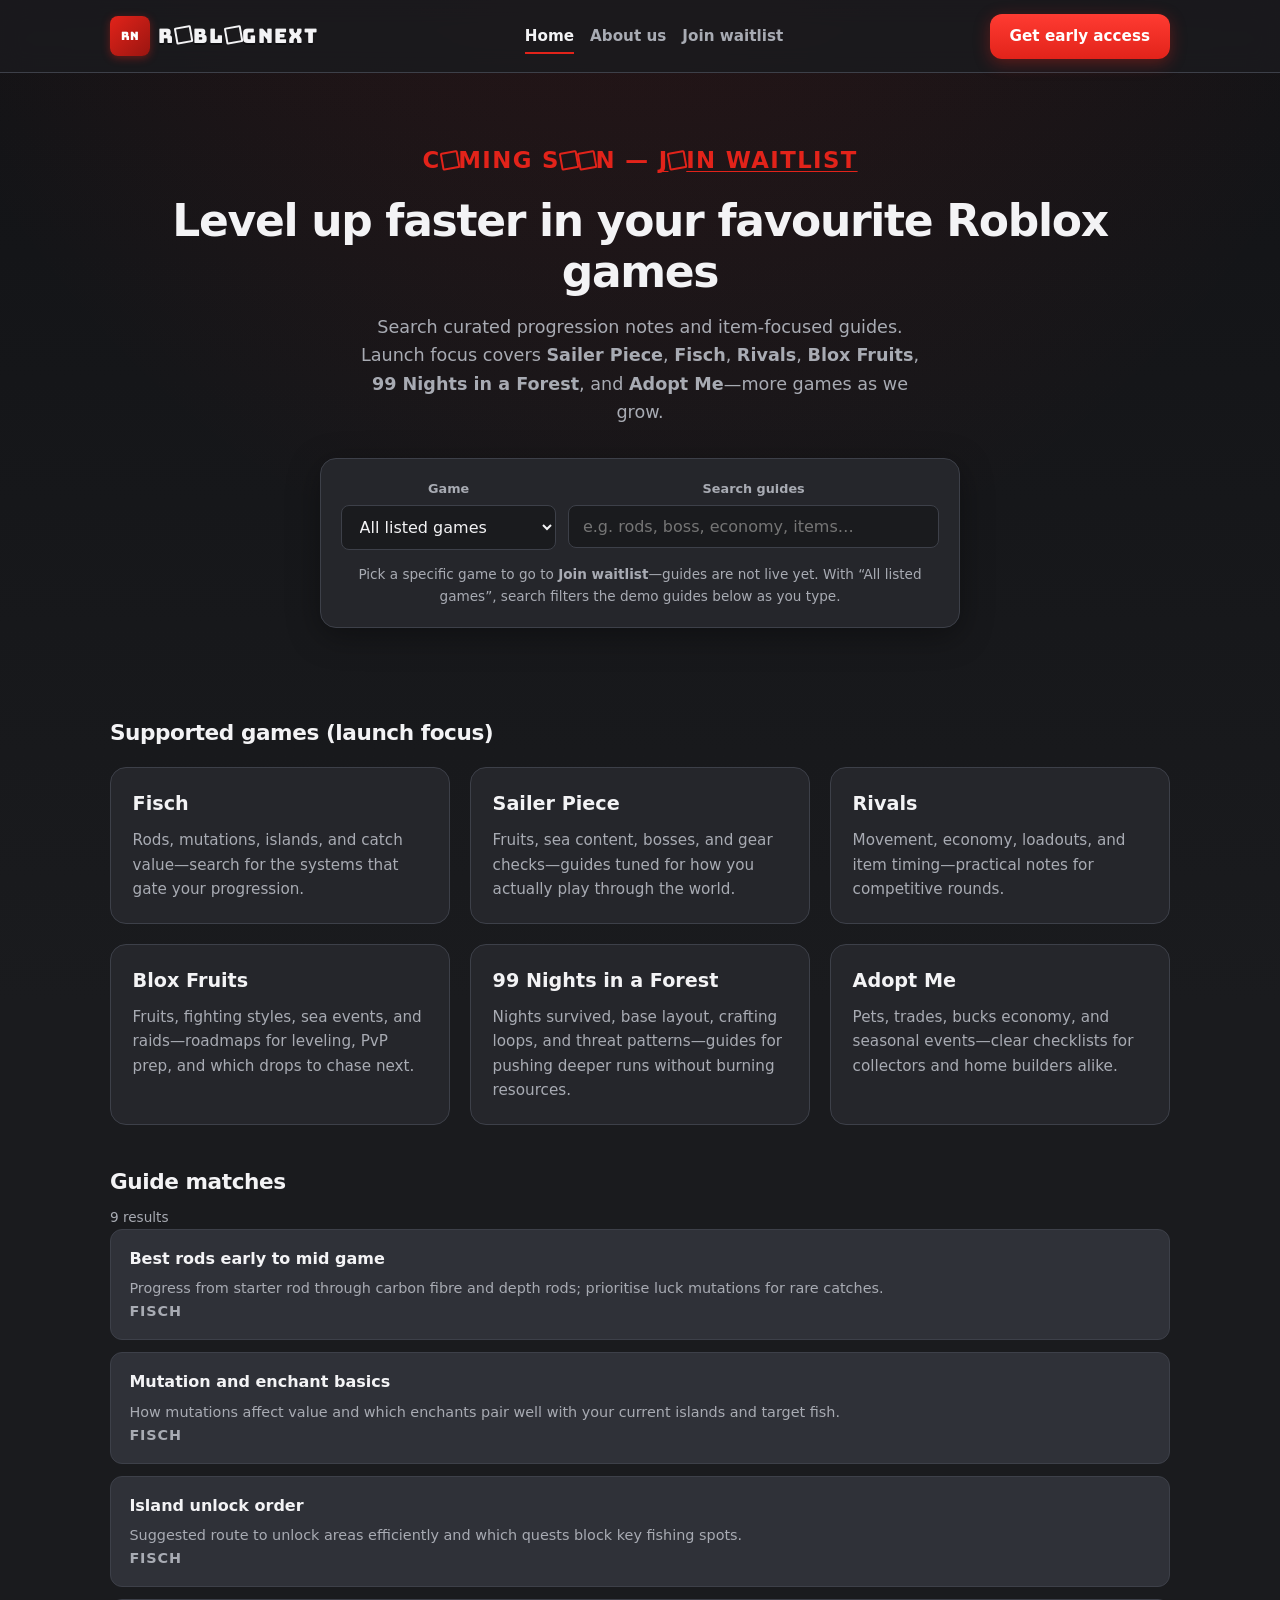
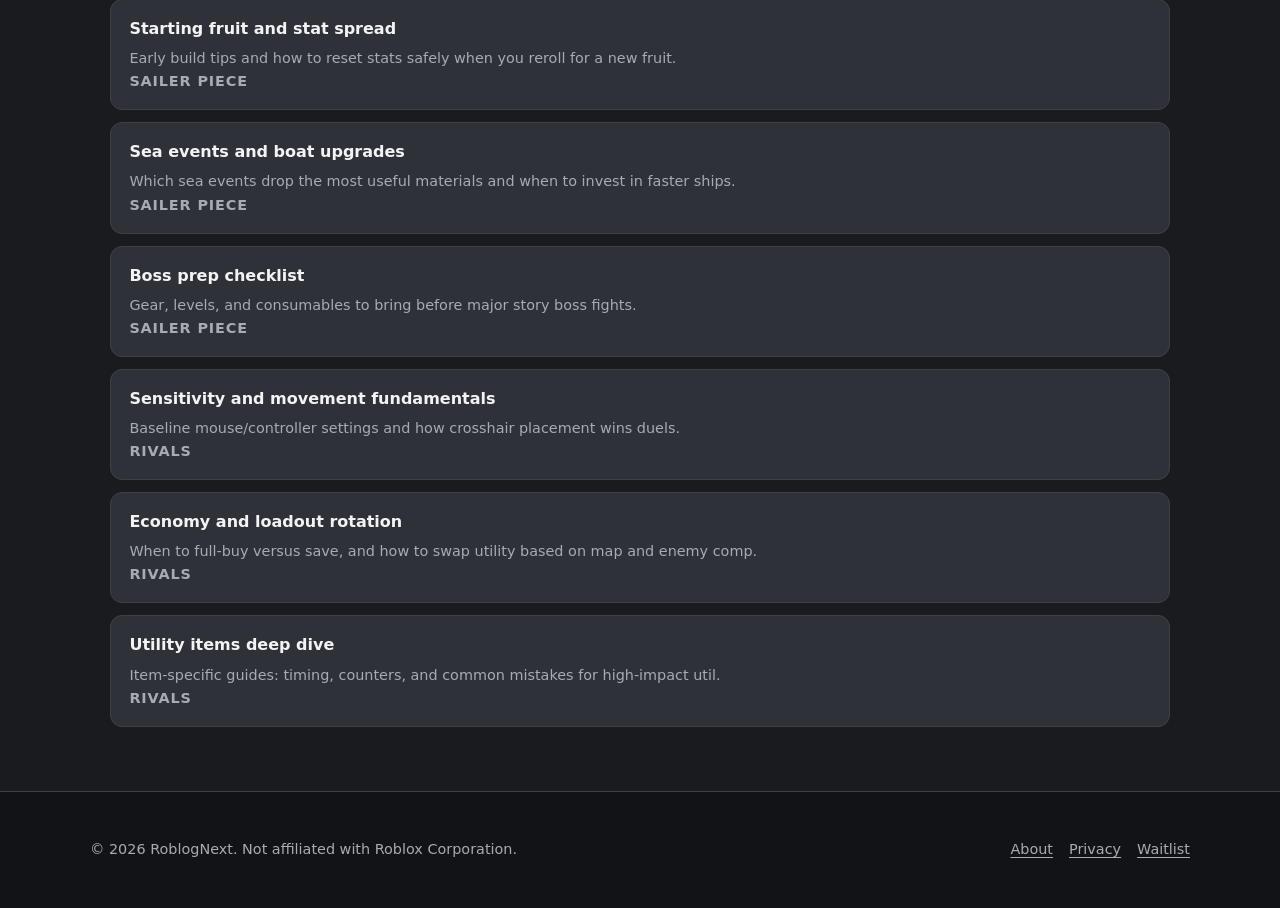
<file: index.html>
<!DOCTYPE html>
<html lang="en">
  <head>
    <meta charset="utf-8" />
    <meta name="viewport" content="width=device-width, initial-scale=1" />
    <meta
      name="description"
      content="RoblogNext helps Roblox players find progression tips and item guides for Fisch, Sailer Piece, Rivals, and more."
    />
    <title>RoblogNext — Roblox guides &amp; progression search</title>
    <link rel="preconnect" href="https://fonts.googleapis.com" />
    <link rel="preconnect" href="https://fonts.gstatic.com" crossorigin />
    <link
      href="https://fonts.googleapis.com/css2?family=Bungee&display=swap"
      rel="stylesheet"
    />
    <link rel="stylesheet" href="css/styles.css" />
  </head>
  <body>
    <a class="skip-link" href="#main">Skip to content</a>
    <header class="site-header">
      <div class="header-inner">
        <a class="logo" href="index.html">
          <span class="logo-mark" aria-hidden="true">RN</span>
          <span class="logo-text logo-wordmark">R<span class="rbx-o">O</span>BL<span class="rbx-o">O</span>GNEXT</span>
        </a>
        <nav class="nav-main" aria-label="Primary">
          <a href="index.html" aria-current="page">Home</a>
          <a href="about.html">About us</a>
          <a href="waitlist.html">Join waitlist</a>
        </nav>
        <a class="btn btn-primary" href="waitlist.html">Get early access</a>
      </div>
    </header>

    <main id="main">
      <section class="hero" aria-labelledby="hero-heading">
        <p class="hero-coming-soon">
          C<span class="rbx-o">O</span>ming s<span class="rbx-o">O</span><span class="rbx-o">O</span>n — <a href="waitlist.html">j<span class="rbx-o">O</span>in waitlist</a>
        </p>
        <h1 id="hero-heading">Level up faster in your favourite Roblox games</h1>
        <p class="hero-lead">
          Search curated progression notes and item-focused guides. Launch focus covers
          <strong>Sailer Piece</strong>, <strong>Fisch</strong>, <strong>Rivals</strong>,
          <strong>Blox Fruits</strong>, <strong>99 Nights in a Forest</strong>, and
          <strong>Adopt Me</strong>—more games as we grow.
        </p>

        <div class="search-panel">
          <div class="search-row">
            <div class="select-wrap">
              <label for="search-game">Game</label>
              <select id="search-game" name="game" aria-describedby="search-hint">
                <option value="">All listed games</option>
                <option value="Fisch">Fisch</option>
                <option value="Sailer Piece">Sailer Piece</option>
                <option value="Rivals">Rivals</option>
                <option value="Blox Fruits">Blox Fruits</option>
                <option value="99 Nights in a Forest">99 Nights in a Forest</option>
                <option value="Adopt Me">Adopt Me</option>
              </select>
            </div>
            <div class="input-wrap flex-grow">
              <label for="search-query">Search guides</label>
              <input
                id="search-query"
                name="q"
                type="search"
                autocomplete="off"
                placeholder="e.g. rods, boss, economy, items…"
                aria-describedby="search-hint"
              />
            </div>
          </div>
          <p id="search-hint" class="search-hint">
            Pick a specific game to go to <strong>Join waitlist</strong>—guides are not
            live yet. With &ldquo;All listed games&rdquo;, search filters the demo guides
            below as you type.
          </p>
        </div>
      </section>

      <section aria-labelledby="games-heading">
        <h2 id="games-heading" class="section-title">Supported games (launch focus)</h2>
        <div class="games-grid">
          <article class="game-card">
            <h3>Fisch</h3>
            <p>
              Rods, mutations, islands, and catch value—search for the systems that gate
              your progression.
            </p>
          </article>
          <article class="game-card">
            <h3>Sailer Piece</h3>
            <p>
              Fruits, sea content, bosses, and gear checks—guides tuned for how you
              actually play through the world.
            </p>
          </article>
          <article class="game-card">
            <h3>Rivals</h3>
            <p>
              Movement, economy, loadouts, and item timing—practical notes for
              competitive rounds.
            </p>
          </article>
          <article class="game-card">
            <h3>Blox Fruits</h3>
            <p>
              Fruits, fighting styles, sea events, and raids—roadmaps for leveling,
              PvP prep, and which drops to chase next.
            </p>
          </article>
          <article class="game-card">
            <h3>99 Nights in a Forest</h3>
            <p>
              Nights survived, base layout, crafting loops, and threat patterns—guides
              for pushing deeper runs without burning resources.
            </p>
          </article>
          <article class="game-card">
            <h3>Adopt Me</h3>
            <p>
              Pets, trades, bucks economy, and seasonal events—clear checklists for
              collectors and home builders alike.
            </p>
          </article>
        </div>
      </section>

      <section class="results-region" aria-labelledby="results-heading">
        <h2 id="results-heading" class="section-title">Guide matches</h2>
        <p id="search-status" class="search-hint" style="margin-top: -0.5rem"></p>
        <div id="search-results"></div>
      </section>
    </main>

    <footer class="site-footer">
      <div class="footer-inner">
        <p>© <span id="year"></span> RoblogNext. Not affiliated with Roblox Corporation.</p>
        <div class="footer-links">
          <a href="about.html">About</a>
          <a href="privacy.html">Privacy</a>
          <a href="waitlist.html">Waitlist</a>
        </div>
      </div>
    </footer>

    <script>
      document.getElementById("year").textContent = new Date().getFullYear();
    </script>
    <script src="js/guides-data.js"></script>
    <script src="js/search.js"></script>
    <script src="js/home-game-redirect.js"></script>
  </body>
</html>
</file>
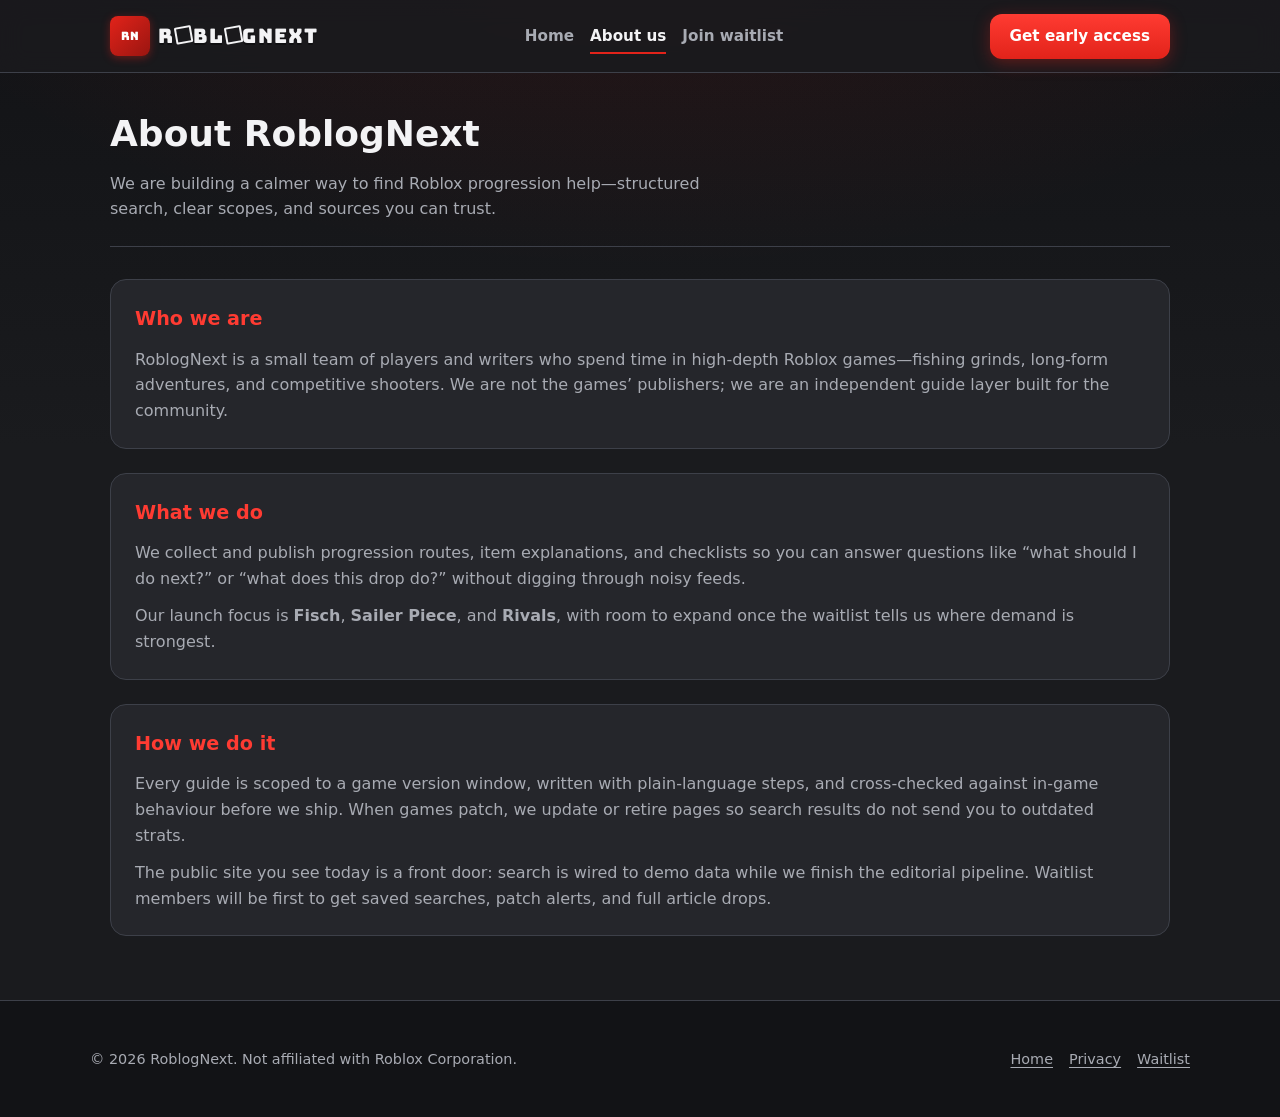
<file: about.html>
<!DOCTYPE html>
<html lang="en">
  <head>
    <meta charset="utf-8" />
    <meta name="viewport" content="width=device-width, initial-scale=1" />
    <meta
      name="description"
      content="Who RoblogNext is, what we build for Roblox players, and how we ship trustworthy guides."
    />
    <title>About us — RoblogNext</title>
    <link rel="preconnect" href="https://fonts.googleapis.com" />
    <link rel="preconnect" href="https://fonts.gstatic.com" crossorigin />
    <link
      href="https://fonts.googleapis.com/css2?family=Bungee&display=swap"
      rel="stylesheet"
    />
    <link rel="stylesheet" href="css/styles.css" />
  </head>
  <body>
    <a class="skip-link" href="#main">Skip to content</a>
    <header class="site-header">
      <div class="header-inner">
        <a class="logo" href="index.html">
          <span class="logo-mark" aria-hidden="true">RN</span>
          <span class="logo-text logo-wordmark">R<span class="rbx-o">O</span>BL<span class="rbx-o">O</span>GNEXT</span>
        </a>
        <nav class="nav-main" aria-label="Primary">
          <a href="index.html">Home</a>
          <a href="about.html" aria-current="page">About us</a>
          <a href="waitlist.html">Join waitlist</a>
        </nav>
        <a class="btn btn-primary" href="waitlist.html">Get early access</a>
      </div>
    </header>

    <main id="main">
      <header class="page-hero">
        <h1>About RoblogNext</h1>
        <p style="margin: 0; color: var(--rbx-text-muted); max-width: 40rem">
          We are building a calmer way to find Roblox progression help—structured
          search, clear scopes, and sources you can trust.
        </p>
      </header>

      <div class="about-blocks">
        <section class="about-block" aria-labelledby="who-heading">
          <h2 id="who-heading">Who we are</h2>
          <p>
            RoblogNext is a small team of players and writers who spend time in high-depth
            Roblox games—fishing grinds, long-form adventures, and competitive
            shooters. We are not the games’ publishers; we are an independent guide
            layer built for the community.
          </p>
        </section>

        <section class="about-block" aria-labelledby="what-heading">
          <h2 id="what-heading">What we do</h2>
          <p>
            We collect and publish progression routes, item explanations, and
            checklists so you can answer questions like “what should I do next?” or
            “what does this drop do?” without digging through noisy feeds.
          </p>
          <p>
            Our launch focus is <strong>Fisch</strong>, <strong>Sailer Piece</strong>,
            and <strong>Rivals</strong>, with room to expand once the waitlist tells us
            where demand is strongest.
          </p>
        </section>

        <section class="about-block" aria-labelledby="how-heading">
          <h2 id="how-heading">How we do it</h2>
          <p>
            Every guide is scoped to a game version window, written with plain-language
            steps, and cross-checked against in-game behaviour before we ship. When
            games patch, we update or retire pages so search results do not send you
            to outdated strats.
          </p>
          <p>
            The public site you see today is a front door: search is wired to demo
            data while we finish the editorial pipeline. Waitlist members will be first
            to get saved searches, patch alerts, and full article drops.
          </p>
        </section>
      </div>
    </main>

    <footer class="site-footer">
      <div class="footer-inner">
        <p>© <span id="year"></span> RoblogNext. Not affiliated with Roblox Corporation.</p>
        <div class="footer-links">
          <a href="index.html">Home</a>
          <a href="privacy.html">Privacy</a>
          <a href="waitlist.html">Waitlist</a>
        </div>
      </div>
    </footer>

    <script>
      document.getElementById("year").textContent = new Date().getFullYear();
    </script>
  </body>
</html>
</file>
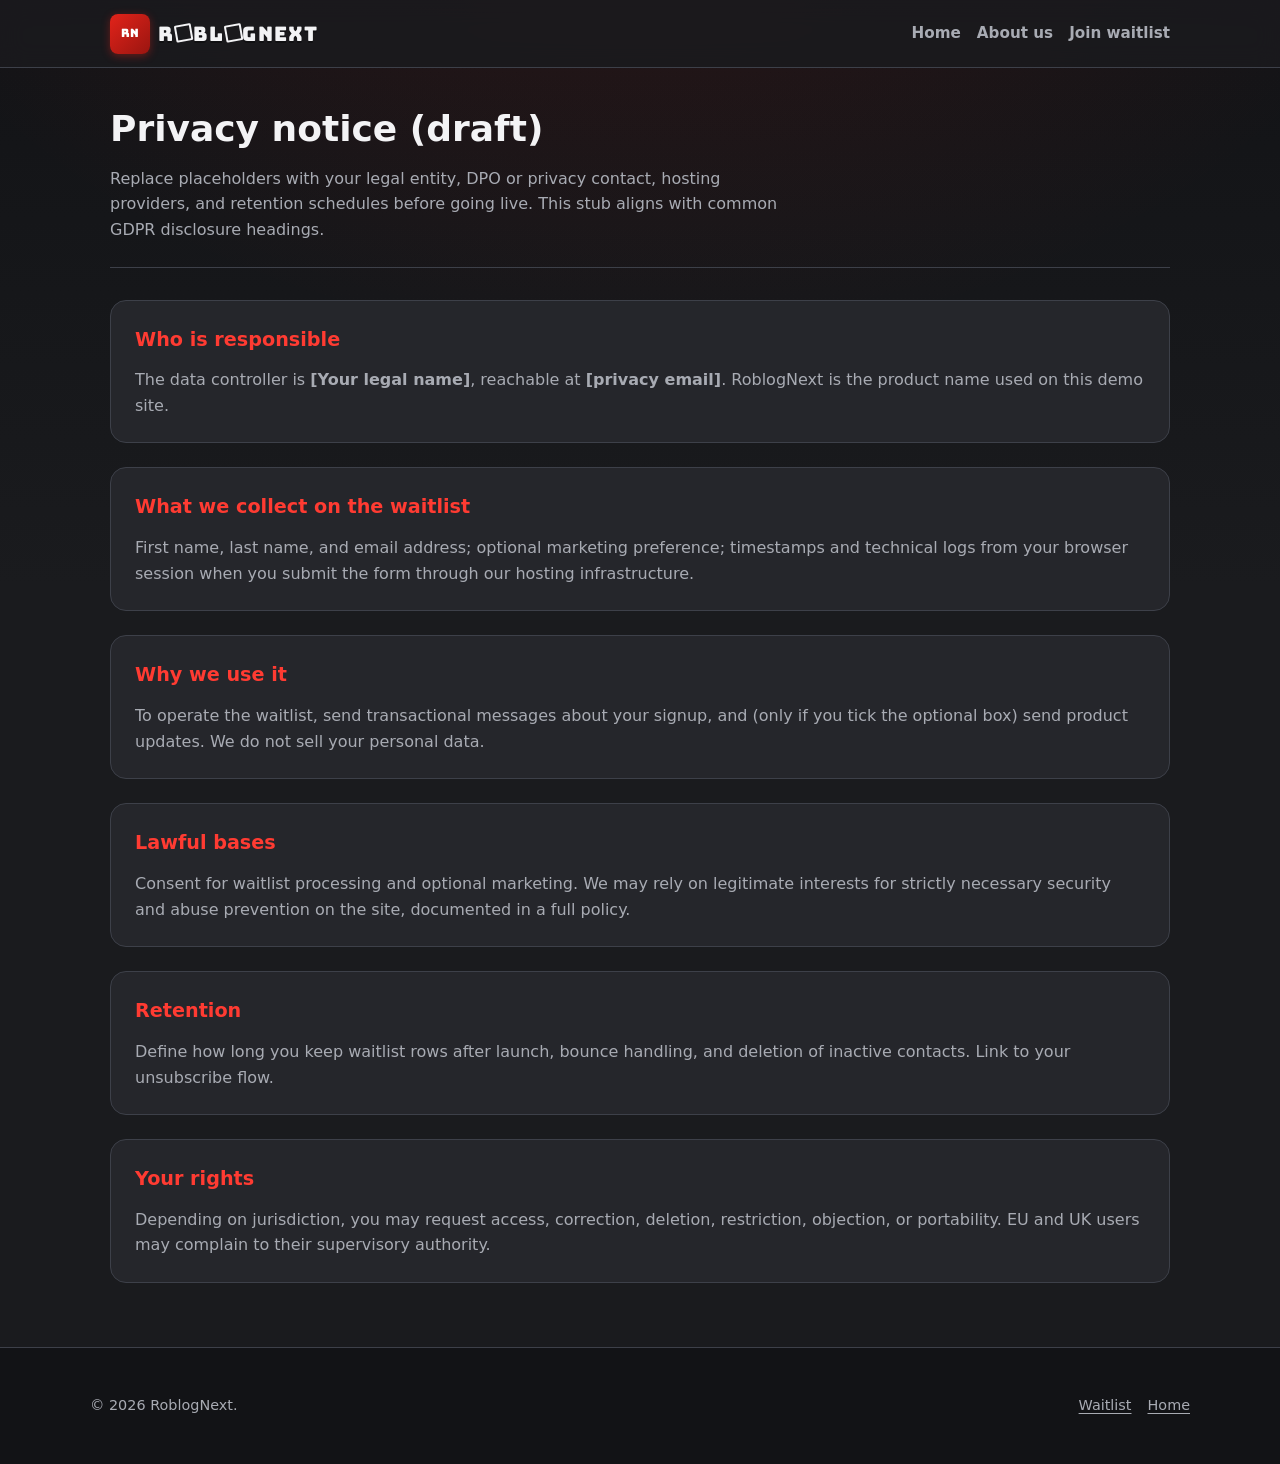
<file: privacy.html>
<!DOCTYPE html>
<html lang="en">
  <head>
    <meta charset="utf-8" />
    <meta name="viewport" content="width=device-width, initial-scale=1" />
    <meta name="description" content="Privacy notice for RoblogNext waitlist and website." />
    <title>Privacy — RoblogNext</title>
    <link rel="preconnect" href="https://fonts.googleapis.com" />
    <link rel="preconnect" href="https://fonts.gstatic.com" crossorigin />
    <link
      href="https://fonts.googleapis.com/css2?family=Bungee&display=swap"
      rel="stylesheet"
    />
    <link rel="stylesheet" href="css/styles.css" />
  </head>
  <body>
    <a class="skip-link" href="#main">Skip to content</a>
    <header class="site-header">
      <div class="header-inner">
        <a class="logo" href="index.html">
          <span class="logo-mark" aria-hidden="true">RN</span>
          <span class="logo-text logo-wordmark">R<span class="rbx-o">O</span>BL<span class="rbx-o">O</span>GNEXT</span>
        </a>
        <nav class="nav-main" aria-label="Primary">
          <a href="index.html">Home</a>
          <a href="about.html">About us</a>
          <a href="waitlist.html">Join waitlist</a>
        </nav>
      </div>
    </header>

    <main id="main">
      <header class="page-hero">
        <h1>Privacy notice (draft)</h1>
        <p style="margin: 0; color: var(--rbx-text-muted); max-width: 42rem">
          Replace placeholders with your legal entity, DPO or privacy contact, hosting
          providers, and retention schedules before going live. This stub aligns with
          common GDPR disclosure headings.
        </p>
      </header>

      <div class="about-blocks">
        <section class="about-block">
          <h2>Who is responsible</h2>
          <p>
            The data controller is <strong>[Your legal name]</strong>, reachable at
            <strong>[privacy email]</strong>. RoblogNext is the product name used on this
            demo site.
          </p>
        </section>
        <section class="about-block">
          <h2>What we collect on the waitlist</h2>
          <p>
            First name, last name, and email address; optional marketing preference;
            timestamps and technical logs from your browser session when you submit the
            form through our hosting infrastructure.
          </p>
        </section>
        <section class="about-block">
          <h2>Why we use it</h2>
          <p>
            To operate the waitlist, send transactional messages about your signup, and
            (only if you tick the optional box) send product updates. We do not sell your
            personal data.
          </p>
        </section>
        <section class="about-block">
          <h2>Lawful bases</h2>
          <p>
            Consent for waitlist processing and optional marketing. We may rely on
            legitimate interests for strictly necessary security and abuse prevention on
            the site, documented in a full policy.
          </p>
        </section>
        <section class="about-block">
          <h2>Retention</h2>
          <p>
            Define how long you keep waitlist rows after launch, bounce handling, and
            deletion of inactive contacts. Link to your unsubscribe flow.
          </p>
        </section>
        <section class="about-block">
          <h2>Your rights</h2>
          <p>
            Depending on jurisdiction, you may request access, correction, deletion,
            restriction, objection, or portability. EU and UK users may complain to their
            supervisory authority.
          </p>
        </section>
      </div>
    </main>

    <footer class="site-footer">
      <div class="footer-inner">
        <p>© <span id="year"></span> RoblogNext.</p>
        <div class="footer-links">
          <a href="waitlist.html">Waitlist</a>
          <a href="index.html">Home</a>
        </div>
      </div>
    </footer>
    <script>
      document.getElementById("year").textContent = new Date().getFullYear();
    </script>
  </body>
</html>
</file>
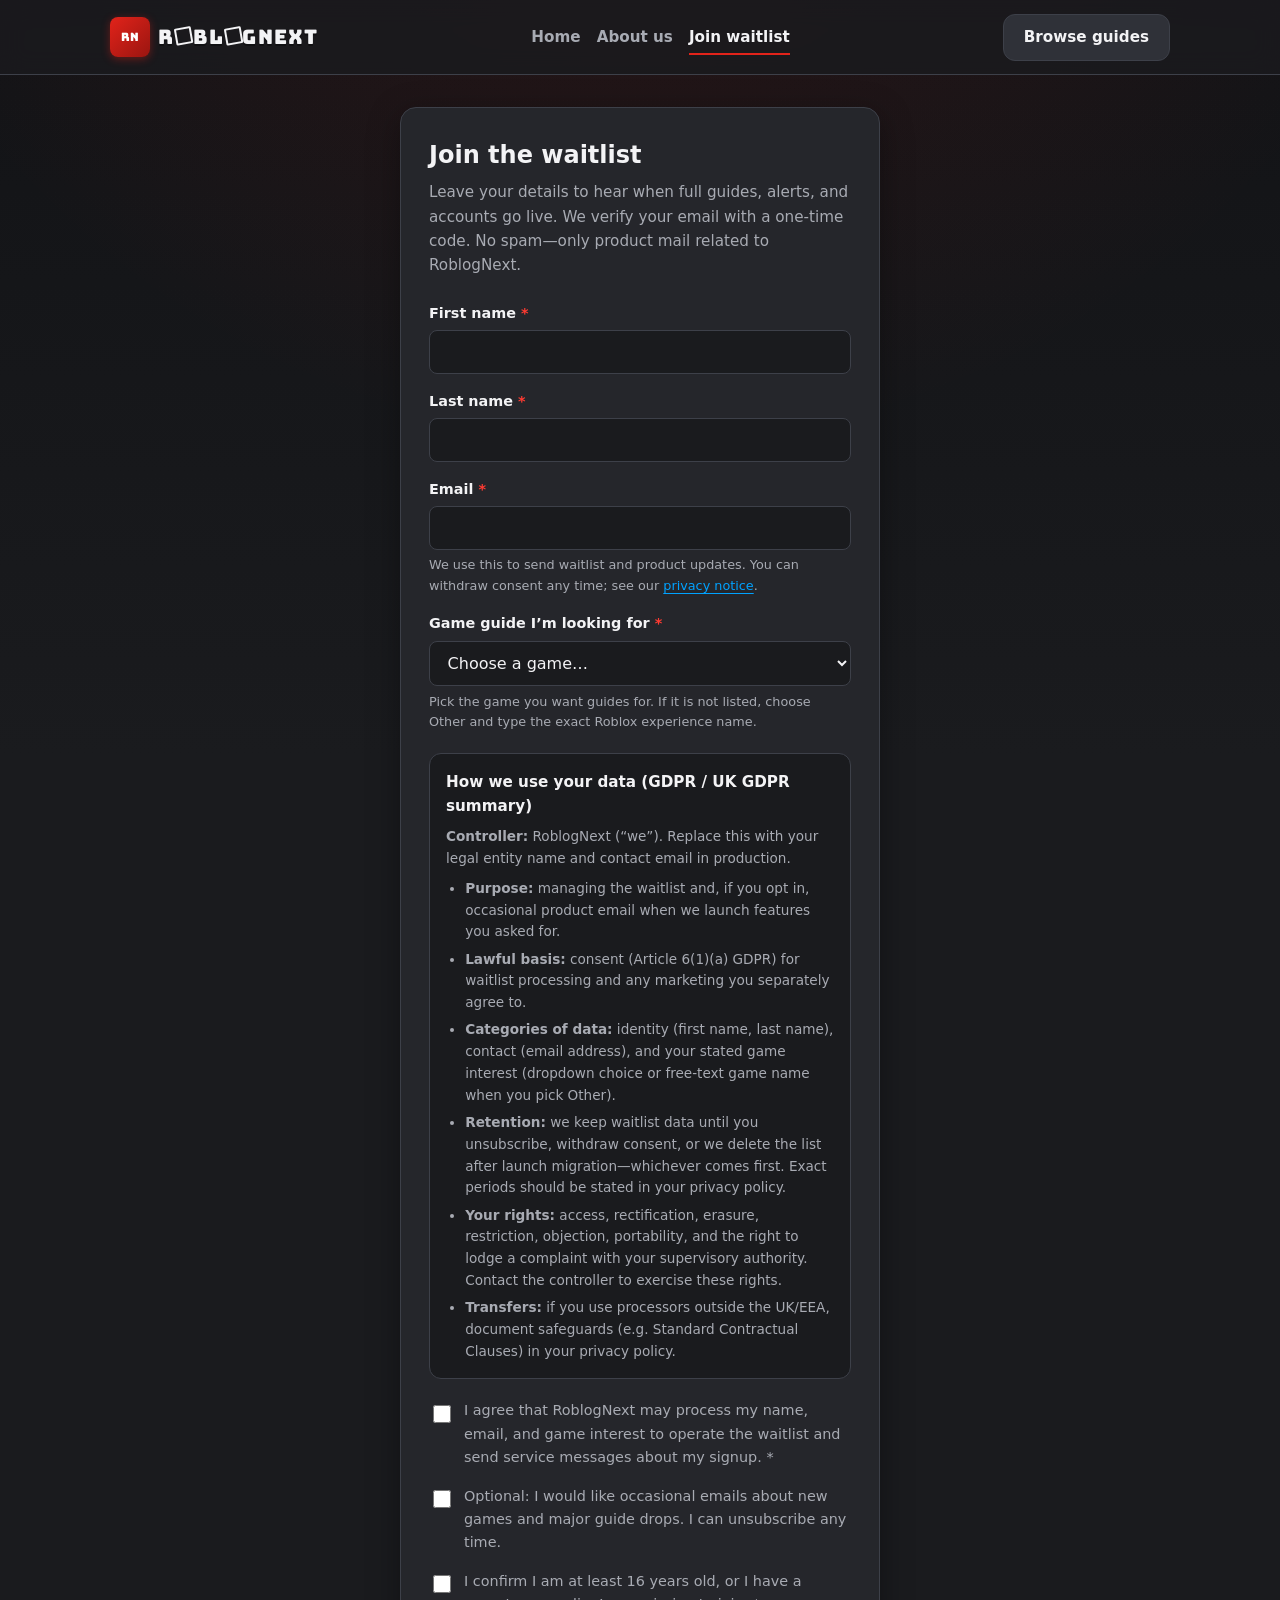
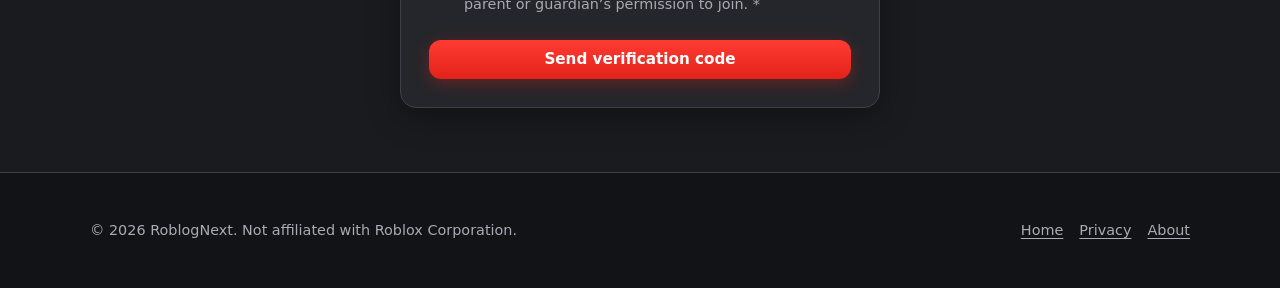
<file: waitlist.html>
<!DOCTYPE html>
<html lang="en">
  <head>
    <meta charset="utf-8" />
    <meta name="viewport" content="width=device-width, initial-scale=1" />
    <meta
      name="description"
      content="Join the RoblogNext waitlist for Roblox guides. GDPR-friendly signup with clear consent."
    />
    <title>Join waitlist — RoblogNext</title>
    <link rel="preconnect" href="https://fonts.googleapis.com" />
    <link rel="preconnect" href="https://fonts.gstatic.com" crossorigin />
    <link
      href="https://fonts.googleapis.com/css2?family=Bungee&display=swap"
      rel="stylesheet"
    />
    <link rel="stylesheet" href="css/styles.css" />
  </head>
  <body>
    <a class="skip-link" href="#main">Skip to content</a>
    <header class="site-header">
      <div class="header-inner">
        <a class="logo" href="index.html">
          <span class="logo-mark" aria-hidden="true">RN</span>
          <span class="logo-text logo-wordmark">R<span class="rbx-o">O</span>BL<span class="rbx-o">O</span>GNEXT</span>
        </a>
        <nav class="nav-main" aria-label="Primary">
          <a href="index.html">Home</a>
          <a href="about.html">About us</a>
          <a href="waitlist.html" aria-current="page">Join waitlist</a>
        </nav>
        <a class="btn btn-secondary" href="index.html">Browse guides</a>
      </div>
    </header>

    <main id="main" class="form-page">
      <div class="form-card">
        <h1>Join the waitlist</h1>
        <p id="waitlist-subtitle" class="subtitle">
          Leave your details to hear when full guides, alerts, and accounts go live. We
          verify your email with a one-time code. No spam—only product mail related to
          RoblogNext.
        </p>

        <div
          id="notice-duplicate"
          class="banner-notice banner-notice--warn"
          tabindex="-1"
          role="status"
          aria-live="polite"
        >
          You have already subscribed to the waitlist, and will be notified about the
          launch soon.
        </div>

        <div
          id="form-success"
          class="form-success"
          tabindex="-1"
          role="status"
          aria-live="polite"
        >
          You have joined the waitlist, and will be notified about the launch soon.
        </div>

        <form id="waitlist-form" class="waitlist-step-form" novalidate>
          <div class="form-row">
            <label for="firstName">First name <span class="req" aria-hidden="true">*</span></label>
            <input
              id="firstName"
              name="firstName"
              type="text"
              autocomplete="given-name"
              required
              maxlength="80"
            />
          </div>
          <div class="form-row">
            <label for="lastName">Last name <span class="req" aria-hidden="true">*</span></label>
            <input
              id="lastName"
              name="lastName"
              type="text"
              autocomplete="family-name"
              required
              maxlength="80"
            />
            <p id="err-required" class="form-error" role="alert">
              First name and last name are required.
            </p>
          </div>
          <div class="form-row">
            <label for="email">Email <span class="req" aria-hidden="true">*</span></label>
            <input
              id="email"
              name="email"
              type="email"
              autocomplete="email"
              inputmode="email"
              required
              maxlength="254"
              aria-describedby="email-hint"
            />
            <p id="email-hint" class="field-hint">
              We use this to send waitlist and product updates. You can withdraw consent
              any time; see our <a href="privacy.html">privacy notice</a>.
            </p>
            <p id="err-email" class="form-error" role="alert">Enter a valid email address.</p>
          </div>

          <div class="form-row">
            <label for="gameGuide">Game guide I&rsquo;m looking for <span class="req" aria-hidden="true">*</span></label>
            <select id="gameGuide" name="gameGuide" required aria-describedby="game-guide-hint">
              <option value="">Choose a game…</option>
              <option value="Fisch">Fisch</option>
              <option value="Sailer Piece">Sailer Piece</option>
              <option value="Rivals">Rivals</option>
              <option value="Blox Fruits">Blox Fruits</option>
              <option value="99 Nights in a Forest">99 Nights in a Forest</option>
              <option value="Adopt Me">Adopt Me</option>
              <option value="other">Other (Roblox game)</option>
            </select>
            <p id="game-guide-hint" class="field-hint">
              Pick the game you want guides for. If it is not listed, choose Other and type the exact Roblox experience name.
            </p>
            <p id="err-game" class="form-error" role="alert">Please choose a game from the list.</p>
          </div>

          <div id="game-other-wrap" class="form-row" hidden>
            <label for="gameOther">Roblox game name <span class="req" aria-hidden="true">*</span></label>
            <input
              id="gameOther"
              name="gameOther"
              type="text"
              autocomplete="off"
              maxlength="120"
              placeholder="e.g. Blox Fruits"
              aria-describedby="game-other-hint"
            />
            <p id="game-other-hint" class="field-hint">
              Use the name as it appears on Roblox so we can match demand to the right experiences.
            </p>
            <p id="err-game-other" class="form-error" role="alert">
              Please enter the Roblox game name when you select Other.
            </p>
          </div>

          <div class="gdpr-box">
            <h3>How we use your data (GDPR / UK GDPR summary)</h3>
            <p style="margin: 0 0 0.5rem">
              <strong>Controller:</strong> RoblogNext (&ldquo;we&rdquo;). Replace this with
              your legal entity name and contact email in production.
            </p>
            <ul>
              <li>
                <strong>Purpose:</strong> managing the waitlist and, if you opt in,
                occasional product email when we launch features you asked for.
              </li>
              <li>
                <strong>Lawful basis:</strong> consent (Article 6(1)(a) GDPR) for
                waitlist processing and any marketing you separately agree to.
              </li>
              <li>
                <strong>Categories of data:</strong> identity (first name, last name),
                contact (email address), and your stated game interest (dropdown choice
                or free-text game name when you pick Other).
              </li>
              <li>
                <strong>Retention:</strong> we keep waitlist data until you unsubscribe,
                withdraw consent, or we delete the list after launch migration—whichever
                comes first. Exact periods should be stated in your privacy policy.
              </li>
              <li>
                <strong>Your rights:</strong> access, rectification, erasure,
                restriction, objection, portability, and the right to lodge a complaint
                with your supervisory authority. Contact the controller to exercise these
                rights.
              </li>
              <li>
                <strong>Transfers:</strong> if you use processors outside the UK/EEA,
                document safeguards (e.g. Standard Contractual Clauses) in your privacy
                policy.
              </li>
            </ul>
          </div>

          <div class="checkbox-row">
            <input
              type="checkbox"
              id="consentProcessing"
              name="consentProcessing"
              required
            />
            <label for="consentProcessing">
              I agree that RoblogNext may process my name, email, and game interest to operate
              the waitlist and send service messages about my signup.
              <span class="req">*</span>
            </label>
          </div>

          <div class="checkbox-row">
            <input type="checkbox" id="marketingOptIn" name="marketingOptIn" />
            <label for="marketingOptIn">
              Optional: I would like occasional emails about new games and major guide
              drops. I can unsubscribe any time.
            </label>
          </div>

          <div class="checkbox-row">
            <input type="checkbox" id="confirmAge" name="confirmAge" required />
            <label for="confirmAge">
              I confirm I am at least 16 years old, or I have a parent or guardian’s
              permission to join. <span class="req">*</span>
            </label>
          </div>

          <p id="err-gdpr" class="form-error" role="alert">
            Please tick the required boxes to continue.
          </p>

          <p id="err-send" class="form-error" role="alert">
            Could not send the verification code. Try again or check your connection.
          </p>

          <button type="submit" class="btn btn-primary btn-block" id="btn-send-code">
            Send verification code
          </button>
        </form>

        <div id="waitlist-step-otp" class="waitlist-step" hidden>
          <div id="demo-otp-banner" class="demo-otp-banner">
            <strong>Demo mode:</strong> email delivery is not connected. Your one-time code
            is: <code id="demo-otp-code" class="otp-code"></code>
            <span class="demo-otp-banner__hint">
              In production, set <code>RoblogNextWaitlistConfig.requestOtpUrl</code> to your
              API that sends the code by email.
            </span>
          </div>
          <h2 class="waitlist-step__title">Enter verification code</h2>
          <p class="waitlist-step__lead">
            We sent a 6-digit code to
            <strong id="otp-email-display"></strong>. Enter it below to confirm your
            email.
          </p>
          <div class="form-row">
            <label for="otp-input">One-time code</label>
            <input
              id="otp-input"
              name="otp"
              type="text"
              inputmode="numeric"
              autocomplete="one-time-code"
              maxlength="6"
              pattern="[0-9]{6}"
              placeholder="000000"
              aria-describedby="otp-hint"
            />
            <p id="otp-hint" class="field-hint">The code expires in 10 minutes.</p>
            <p id="err-otp" class="form-error" role="alert">That code is incorrect or expired.</p>
          </div>
          <button type="button" class="btn btn-primary btn-block" id="btn-verify-otp">
            Verify and join waitlist
          </button>
          <button type="button" class="btn btn-secondary btn-block" id="btn-resend-otp">
            Resend code
          </button>
          <button type="button" class="btn btn-secondary btn-block" id="btn-back-form">
            Edit details
          </button>
        </div>
      </div>
    </main>

    <footer class="site-footer">
      <div class="footer-inner">
        <p>© <span id="year"></span> RoblogNext. Not affiliated with Roblox Corporation.</p>
        <div class="footer-links">
          <a href="index.html">Home</a>
          <a href="privacy.html">Privacy</a>
          <a href="about.html">About</a>
        </div>
      </div>
    </footer>

    <script>
      document.getElementById("year").textContent = new Date().getFullYear();
    </script>
    <script src="js/waitlist-config.js"></script>
    <script src="js/waitlist.js"></script>
  </body>
</html>
</file>
<file: css/styles.css>
/* RoblogNext — Roblox-inspired theme (brand-adjacent, not official Roblox assets) */
:root {
  --rbx-red: #e2231a;
  --rbx-red-hover: #ff3b32;
  --rbx-red-muted: rgba(226, 35, 26, 0.15);
  --rbx-dark: #1a1b1e;
  --rbx-surface: #25262b;
  --rbx-elevated: #2f3138;
  --rbx-border: #3d4049;
  --rbx-text: #f3f3f5;
  --rbx-text-muted: #a8abb3;
  --rbx-blue: #00a2ff;
  --rbx-green: #3cb878;
  --rbx-warning: #f5a623;
  --font-sans: "Segoe UI", system-ui, -apple-system, BlinkMacSystemFont, "Roboto",
    sans-serif;
  /* Chunky block-style display; Roblox-adjacent toy/brick feel (not official Roblox fonts) */
  --font-brand: "Bungee", system-ui, sans-serif;
  --radius-sm: 8px;
  --radius-md: 12px;
  --radius-lg: 16px;
  --shadow: 0 8px 32px rgba(0, 0, 0, 0.35);
  --focus-ring: 0 0 0 3px rgba(0, 162, 255, 0.45);
}

*,
*::before,
*::after {
  box-sizing: border-box;
}

html {
  scroll-behavior: smooth;
}

body {
  margin: 0;
  min-height: 100vh;
  font-family: var(--font-sans);
  font-size: 1rem;
  line-height: 1.6;
  color: var(--rbx-text);
  background: var(--rbx-dark);
  background-image: radial-gradient(
      ellipse 120% 80% at 50% -20%,
      var(--rbx-red-muted),
      transparent 55%
    ),
    linear-gradient(180deg, #121316 0%, var(--rbx-dark) 40%);
}

img {
  max-width: 100%;
  height: auto;
}

a {
  color: var(--rbx-blue);
  text-decoration-thickness: 1px;
  text-underline-offset: 3px;
}

a:hover {
  color: #4dc3ff;
}

.skip-link {
  position: absolute;
  left: -9999px;
  top: 0;
  z-index: 9999;
  padding: 0.75rem 1rem;
  background: var(--rbx-red);
  color: #fff;
  font-weight: 600;
}

.skip-link:focus {
  left: 1rem;
  top: 1rem;
}

.site-header {
  position: sticky;
  top: 0;
  z-index: 100;
  border-bottom: 1px solid var(--rbx-border);
  background: rgba(26, 27, 30, 0.85);
  backdrop-filter: blur(12px);
}

.header-inner {
  max-width: 1100px;
  margin: 0 auto;
  padding: 0.85rem 1.25rem;
  display: flex;
  align-items: center;
  justify-content: space-between;
  gap: 1rem;
}

.logo {
  display: flex;
  align-items: center;
  gap: 0.5rem;
  font-size: 1.25rem;
  letter-spacing: -0.02em;
  color: var(--rbx-text);
  text-decoration: none;
}

.logo-text {
  font-family: var(--font-brand);
  font-weight: 400;
  letter-spacing: 0.06em;
  text-transform: uppercase;
  line-height: 1;
}

.logo-wordmark {
  display: inline-flex;
  align-items: baseline;
  gap: 0.04em;
  text-shadow: 0 2px 0 rgba(0, 0, 0, 0.35);
}

.rbx-o {
  display: inline-grid;
  place-items: center;
  width: 0.84em;
  height: 0.84em;
  border: 0.12em solid currentColor;
  border-radius: 0.08em;
  transform: rotate(-10deg) translateY(0.02em);
  line-height: 1;
  overflow: hidden;
  text-indent: -999px;
}

.logo-mark {
  width: 40px;
  height: 40px;
  border-radius: var(--radius-sm);
  background: linear-gradient(135deg, var(--rbx-red), #9a1510);
  display: grid;
  place-items: center;
  font-family: var(--font-brand);
  font-size: 0.72rem;
  font-weight: 400;
  letter-spacing: 0.02em;
  color: #fff;
  box-shadow: 0 2px 8px rgba(226, 35, 26, 0.4);
}

.nav-main {
  display: flex;
  flex-wrap: wrap;
  align-items: center;
  gap: 0.35rem 1rem;
}

.nav-main a {
  color: var(--rbx-text-muted);
  text-decoration: none;
  font-weight: 600;
  font-size: 0.95rem;
  padding: 0.35rem 0;
}

.nav-main a:hover,
.nav-main a[aria-current="page"] {
  color: var(--rbx-text);
}

.nav-main a[aria-current="page"] {
  box-shadow: inset 0 -2px 0 var(--rbx-red);
}

.btn {
  display: inline-flex;
  align-items: center;
  justify-content: center;
  gap: 0.5rem;
  padding: 0.65rem 1.25rem;
  font-weight: 700;
  font-size: 0.95rem;
  font-family: inherit;
  border-radius: var(--radius-md);
  border: none;
  cursor: pointer;
  text-decoration: none;
  transition: transform 0.12s ease, background 0.15s ease, box-shadow 0.15s ease;
}

.btn:focus-visible {
  outline: none;
  box-shadow: var(--focus-ring);
}

.btn-primary {
  background: linear-gradient(180deg, var(--rbx-red-hover), var(--rbx-red));
  color: #fff;
  box-shadow: 0 4px 16px rgba(226, 35, 26, 0.35);
}

.btn-primary:hover {
  transform: translateY(-1px);
  filter: brightness(1.05);
}

.btn-secondary {
  background: var(--rbx-elevated);
  color: var(--rbx-text);
  border: 1px solid var(--rbx-border);
}

.btn-secondary:hover {
  background: #383b44;
}

main {
  max-width: 1100px;
  margin: 0 auto;
  padding: 2rem 1.25rem 4rem;
}

.hero {
  text-align: center;
  padding: 2.5rem 0 3rem;
}

.hero-coming-soon {
  margin: 0 0 1.25rem;
  font-size: calc(0.95rem * 1.5);
  font-weight: 800;
  letter-spacing: 0.06em;
  text-transform: uppercase;
  color: var(--rbx-red);
  line-height: 1.35;
}

.hero-coming-soon .rbx-o {
  width: 0.78em;
  height: 0.78em;
  border-width: 0.1em;
}

.hero-coming-soon a {
  color: inherit;
  text-decoration: underline;
  text-decoration-thickness: 1px;
  text-underline-offset: 3px;
}

.hero-coming-soon a:hover {
  color: var(--rbx-red-hover);
}

.hero h1 {
  margin: 0 0 1rem;
  font-size: clamp(2rem, 5vw, 2.75rem);
  line-height: 1.15;
  letter-spacing: -0.03em;
}

.hero-lead {
  margin: 0 auto 2rem;
  max-width: 36rem;
  color: var(--rbx-text-muted);
  font-size: 1.1rem;
}

.search-panel {
  max-width: 640px;
  margin: 0 auto 2.5rem;
  padding: 1.25rem;
  background: var(--rbx-surface);
  border: 1px solid var(--rbx-border);
  border-radius: var(--radius-lg);
  box-shadow: var(--shadow);
}

.search-row {
  display: flex;
  flex-wrap: wrap;
  gap: 0.75rem;
}

.search-panel label {
  display: block;
  font-size: 0.8rem;
  font-weight: 600;
  color: var(--rbx-text-muted);
  margin-bottom: 0.35rem;
}

.select-wrap,
.input-wrap {
  flex: 1 1 140px;
  min-width: 0;
}

.input-wrap.flex-grow {
  flex: 2 1 220px;
}

select,
input[type="search"],
input[type="email"],
input[type="text"] {
  width: 100%;
  padding: 0.7rem 0.85rem;
  font-size: 1rem;
  font-family: inherit;
  color: var(--rbx-text);
  background: var(--rbx-dark);
  border: 1px solid var(--rbx-border);
  border-radius: var(--radius-sm);
}

select:focus,
input:focus {
  outline: none;
  border-color: var(--rbx-blue);
  box-shadow: 0 0 0 2px rgba(0, 162, 255, 0.25);
}

.search-hint {
  margin: 0.85rem 0 0;
  font-size: 0.85rem;
  color: var(--rbx-text-muted);
}

.section-title {
  margin: 0 0 1rem;
  font-size: 1.35rem;
  letter-spacing: -0.02em;
}

.games-grid {
  display: grid;
  grid-template-columns: repeat(auto-fit, minmax(260px, 1fr));
  gap: 1.25rem;
  margin-bottom: 2.5rem;
}

.game-card {
  padding: 1.35rem;
  background: var(--rbx-surface);
  border: 1px solid var(--rbx-border);
  border-radius: var(--radius-lg);
  transition: border-color 0.15s ease, transform 0.15s ease;
}

.game-card:hover {
  border-color: rgba(226, 35, 26, 0.45);
  transform: translateY(-2px);
}

.game-card h3 {
  margin: 0 0 0.5rem;
  font-size: 1.2rem;
}

.game-card p {
  margin: 0;
  color: var(--rbx-text-muted);
  font-size: 0.95rem;
}

.results-region {
  margin-top: 2rem;
}

.results-list {
  list-style: none;
  margin: 0;
  padding: 0;
  display: flex;
  flex-direction: column;
  gap: 0.75rem;
}

.result-item {
  padding: 1rem 1.15rem;
  background: var(--rbx-elevated);
  border-radius: var(--radius-md);
  border: 1px solid var(--rbx-border);
}

.result-item h4 {
  margin: 0 0 0.35rem;
  font-size: 1rem;
}

.result-item p {
  margin: 0;
  font-size: 0.9rem;
  color: var(--rbx-text-muted);
}

.result-meta {
  margin-top: 0.5rem;
  font-size: 0.75rem;
  text-transform: uppercase;
  letter-spacing: 0.06em;
  color: var(--rbx-blue);
  font-weight: 700;
}

.empty-state {
  padding: 2rem;
  text-align: center;
  color: var(--rbx-text-muted);
  border: 1px dashed var(--rbx-border);
  border-radius: var(--radius-md);
}

.site-footer {
  margin-top: auto;
  padding: 2rem 1.25rem;
  border-top: 1px solid var(--rbx-border);
  background: #121316;
}

.footer-inner {
  max-width: 1100px;
  margin: 0 auto;
  display: flex;
  flex-wrap: wrap;
  gap: 1rem;
  justify-content: space-between;
  align-items: center;
  font-size: 0.9rem;
  color: var(--rbx-text-muted);
}

.footer-links {
  display: flex;
  flex-wrap: wrap;
  gap: 1rem;
}

.footer-links a {
  color: var(--rbx-text-muted);
}

/* About page */
.page-hero {
  padding-bottom: 1.5rem;
  border-bottom: 1px solid var(--rbx-border);
  margin-bottom: 2rem;
}

.page-hero h1 {
  margin: 0 0 0.5rem;
  font-size: clamp(1.75rem, 4vw, 2.25rem);
}

.about-blocks {
  display: grid;
  gap: 1.5rem;
}

.about-block {
  padding: 1.5rem;
  background: var(--rbx-surface);
  border: 1px solid var(--rbx-border);
  border-radius: var(--radius-lg);
}

.about-block h2 {
  margin: 0 0 0.75rem;
  font-size: 1.2rem;
  color: var(--rbx-red-hover);
}

.about-block p {
  margin: 0;
  color: var(--rbx-text-muted);
}

.about-block p + p {
  margin-top: 0.75rem;
}

/* Waitlist / form */
.form-page {
  max-width: 520px;
  margin: 0 auto;
}

.form-card {
  padding: 1.75rem;
  background: var(--rbx-surface);
  border: 1px solid var(--rbx-border);
  border-radius: var(--radius-lg);
  box-shadow: var(--shadow);
}

.form-card h1 {
  margin: 0 0 0.35rem;
  font-size: 1.5rem;
}

.form-card > .subtitle {
  margin: 0 0 1.5rem;
  color: var(--rbx-text-muted);
  font-size: 0.95rem;
}

.form-row {
  margin-bottom: 1rem;
}

.form-row label {
  display: block;
  font-weight: 600;
  font-size: 0.9rem;
  margin-bottom: 0.35rem;
}

.form-row label .req {
  color: var(--rbx-red-hover);
}

.field-hint {
  margin: 0.35rem 0 0;
  font-size: 0.8rem;
  color: var(--rbx-text-muted);
}

.checkbox-row {
  display: flex;
  gap: 0.65rem;
  align-items: flex-start;
  margin-bottom: 1rem;
  font-size: 0.9rem;
  color: var(--rbx-text-muted);
}

.checkbox-row input {
  margin-top: 0.35rem;
  width: 1.1rem;
  height: 1.1rem;
  accent-color: var(--rbx-red);
  flex-shrink: 0;
}

.gdpr-box {
  margin: 1.25rem 0;
  padding: 1rem;
  background: var(--rbx-dark);
  border-radius: var(--radius-md);
  border: 1px solid var(--rbx-border);
  font-size: 0.85rem;
  color: var(--rbx-text-muted);
}

.gdpr-box h3 {
  margin: 0 0 0.5rem;
  font-size: 0.95rem;
  color: var(--rbx-text);
}

.gdpr-box ul {
  margin: 0.5rem 0 0;
  padding-left: 1.2rem;
}

.gdpr-box li + li {
  margin-top: 0.35rem;
}

.form-error {
  color: var(--rbx-warning);
  font-size: 0.85rem;
  margin-top: 0.35rem;
  display: none;
}

.form-error.visible {
  display: block;
}

.form-success {
  display: none;
  padding: 1rem;
  background: rgba(60, 184, 120, 0.15);
  border: 1px solid var(--rbx-green);
  border-radius: var(--radius-md);
  color: #8ee4b8;
  margin-bottom: 1rem;
}

.form-success.visible {
  display: block;
}

.banner-notice {
  display: none;
  padding: 1rem;
  border-radius: var(--radius-md);
  margin-bottom: 1rem;
  font-size: 0.95rem;
  line-height: 1.45;
}

.banner-notice.visible {
  display: block;
}

.banner-notice--warn {
  background: rgba(245, 166, 35, 0.12);
  border: 1px solid var(--rbx-warning);
  color: #f0c87a;
}

.demo-otp-banner {
  display: none;
  padding: 0.85rem 1rem;
  margin-bottom: 1rem;
  font-size: 0.85rem;
  line-height: 1.5;
  color: var(--rbx-text-muted);
  background: var(--rbx-dark);
  border: 1px dashed var(--rbx-border);
  border-radius: var(--radius-md);
}

.demo-otp-banner.visible {
  display: block;
}

.demo-otp-banner .otp-code {
  font-size: 1.1rem;
  font-weight: 800;
  letter-spacing: 0.15em;
  color: var(--rbx-blue);
  padding: 0 0.25rem;
}

.demo-otp-banner__hint {
  display: block;
  margin-top: 0.5rem;
  font-size: 0.78rem;
  opacity: 0.9;
}

.waitlist-step {
  margin-top: 0.5rem;
}

.waitlist-step__title {
  margin: 0 0 0.5rem;
  font-size: 1.15rem;
}

.waitlist-step__lead {
  margin: 0 0 1rem;
  color: var(--rbx-text-muted);
  font-size: 0.95rem;
}

.waitlist-step-form.is-hidden {
  display: none;
}

#btn-resend-otp,
#btn-back-form {
  margin-top: 0.5rem;
}

.btn:disabled {
  opacity: 0.55;
  cursor: not-allowed;
  transform: none;
}

.btn-block {
  width: 100%;
  margin-top: 0.5rem;
}

@media (max-width: 600px) {
  .header-inner {
    flex-direction: column;
    align-items: flex-start;
  }

  .nav-main {
    width: 100%;
    justify-content: flex-start;
  }
}
</file>
